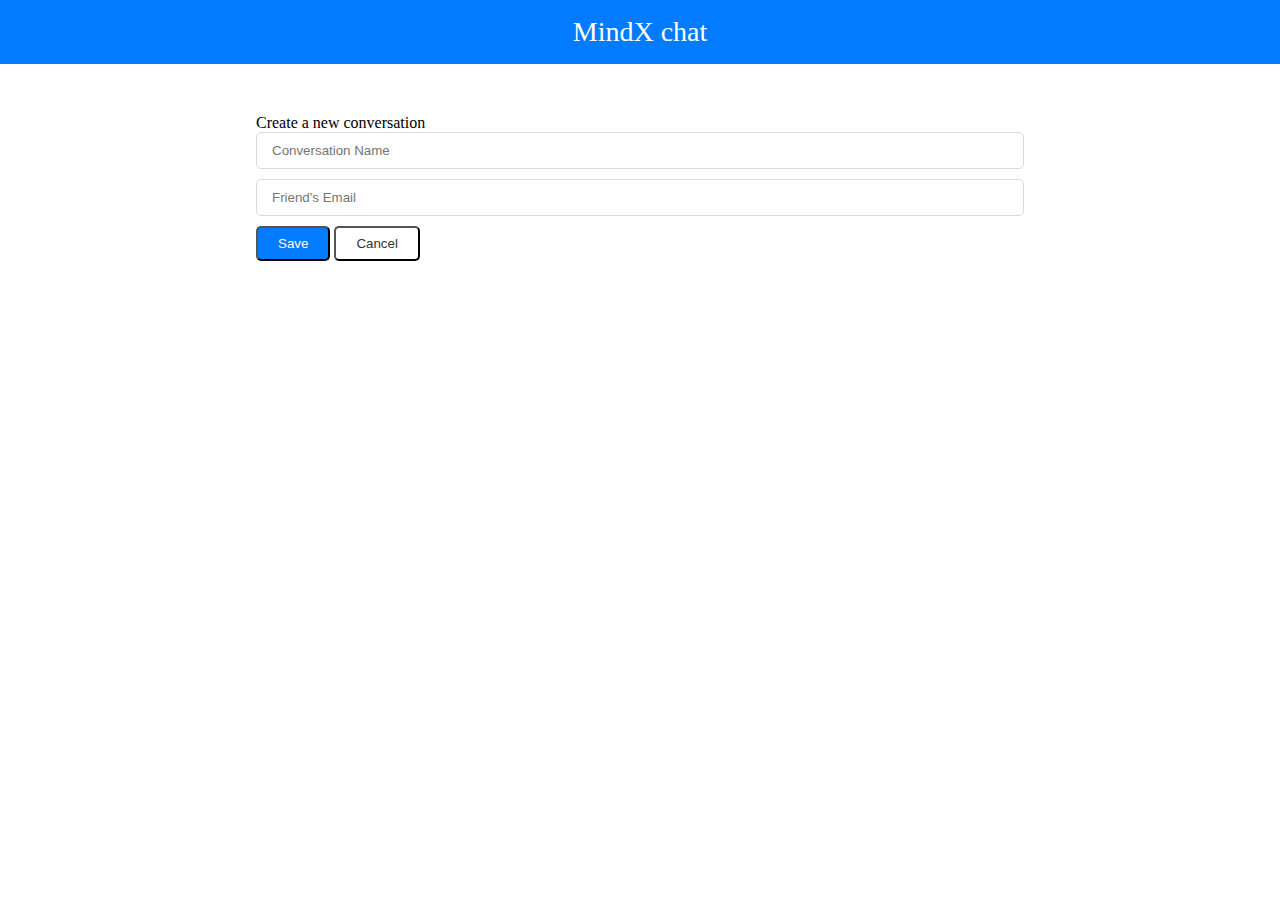
<file: html/create.html>
<!DOCTYPE html>
<html lang="en">
<head>
    <meta charset="UTF-8">
    <meta name="viewport" content="width=device-width, initial-scale=1.0">
    <title>Document</title>
    <link rel="stylesheet" href="../css/style.css">
</head>
<body>
    <div class="create-conversation-container">
        <div class="header">
            MindX chat
        </div>
        <div class="main" style="padding: 50px 20%">
            <form id="create-conversation-form">
                <div>
                    Create a new conversation
                </div>
                <div class="input-wrapper">
                    <input type="text" placeholder="Conversation Name" name="conversationTitle">
                    <div class="error" id="conversation-name-error">
                    </div>
                </div>
                <div class="input-wrapper">
                    <input type="text" placeholder="Friend's Email" name="conversationEmail">
                    <div class="error" id="conversation-email-error">
                    </div>
                </div>
                <button type="submit" class="btn">Save</button>
                <button type="submit" class="btn btn-light">Cancel</button>
            </form>
        </div>

    </div>
</body>
</html>
</file>
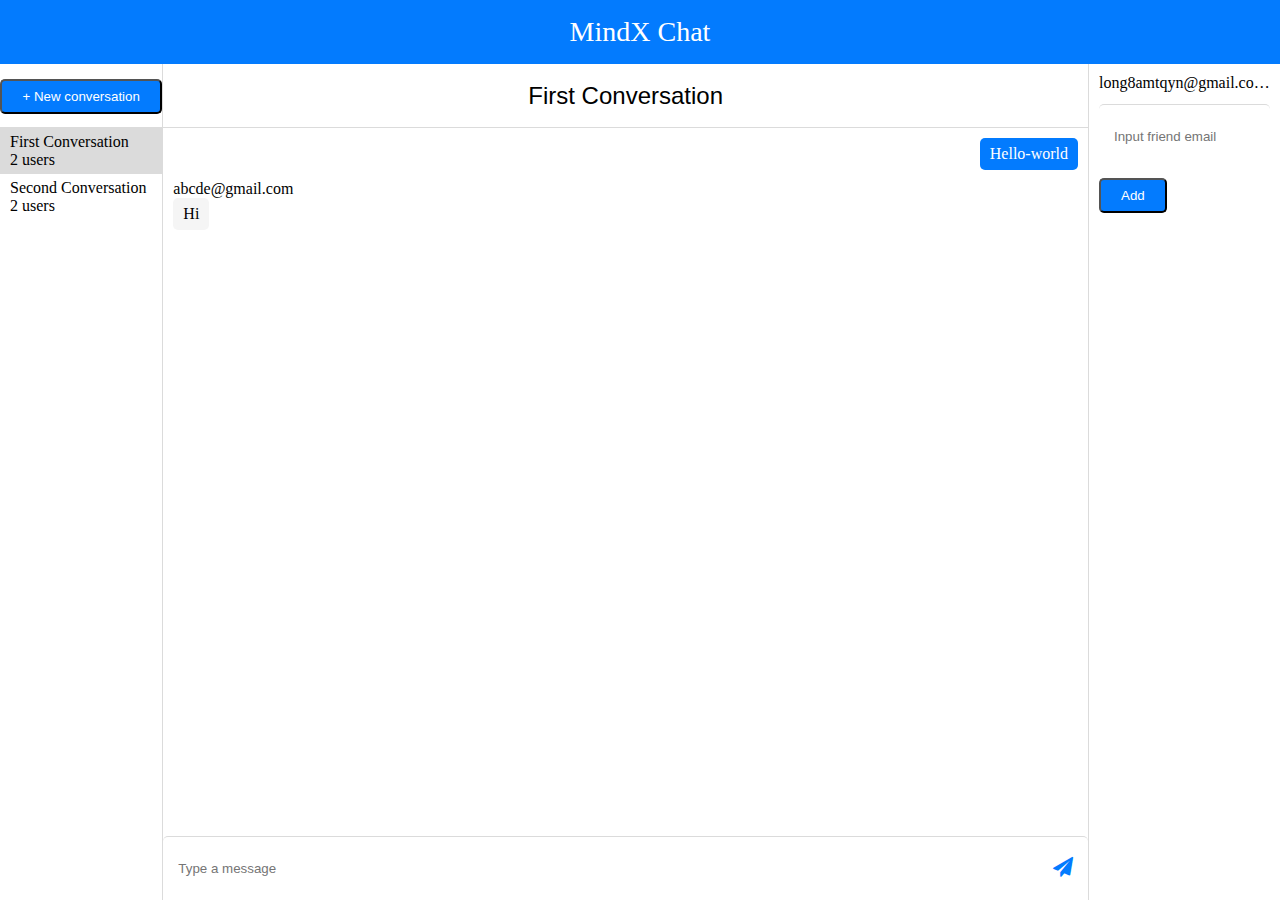
<file: html/temp.html>
<!DOCTYPE html>
<html lang="en">

<head>
    <meta charset="UTF-8">
    <meta name="viewport" content="width=device-width, initial-scale=1.0">
    <title>Document</title>
    <link rel="stylesheet" href="../css/style.css">
    <link rel="stylesheet" href="../css/login.css">
    <link rel="stylesheet" href="../css/chat.css">
    <link rel="stylesheet" href="https://cdnjs.cloudflare.com/ajax/libs/font-awesome/4.7.0/css/font-awesome.min.css">
</head>

<body>
    <div class="chat-container">
        <div class="header">
            MindX Chat
        </div>
        <div class="main">
            <div class="aside-left">
                <div class="create-conversation">
                    <button class="btn">+ New conversation</button>
                </div>
                <div class="list-conversations">
                    <div class="conversation current cursor-pointer">
                        <div class="conversation-title">First Conversation</div>
                        <div class="conversation-num-user">2 users</div>
                    </div>
                    <div class="conversation cursor-pointer">
                        <div class="conversation-title">Second Conversation</div>
                        <div class="conversation-num-user">2 users</div>
                    </div>
                </div>
            </div>
            <div class="conversation-detail">
                <div class="conversation-header">
                    First Conversation
                </div>
                <div class="list-messages">
                    <div class="message-container mine">
                        <div class="content">
                            Hello-world
                        </div>
                    </div>
                    <div class="message-container their">
                        <div class="owner">
                            abcde@gmail.com
                        </div>
                        <div class="content">
                            Hi 
                        </div>
                    </div>

                </div>
                <form id="send-message-form">
                    <div class="input-wrapper">
                        <input type="text" name="message" placeholder="Type a message">
                    </div>
                    <button type="submit"><i class="fa fa-paper-plane" aria-hidden="true"></i>
                    </button>
                </form>
            </div>
            <div class="aside-right">
                <div class="list-user">
                    <div class="user">
                        long8amtqyn@gmail.commmmmmmmasdasd
                    </div>
                </div>
                    <form id="add-user-form">
                        <div class="input-wrapper">
                            <input type="text" placeholder="Input friend email" name="email">
                            <div class="error" id="add-user-email-error"></div>
                        </div>
                        <button class="btn" type="submit">Add</button>
                    </form>

            </div>
        </div>
    </div>
</body>

</html>
</file>
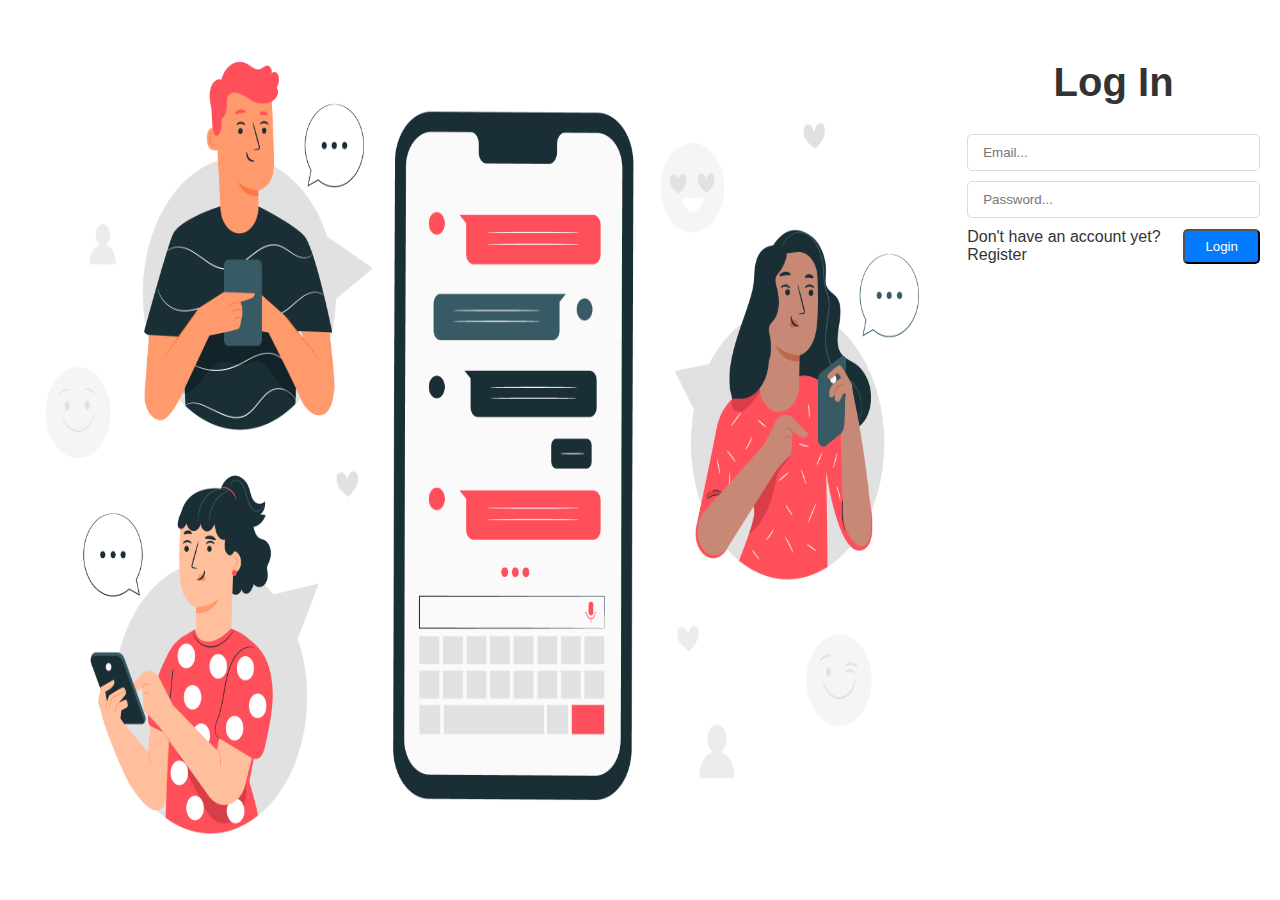
<file: html/temp_login.html>
<!DOCTYPE html>
<html lang="en">
<head>
    <meta charset="UTF-8">
    <meta name="viewport" content="width=device-width, initial-scale=1.0">
    <title>Log In</title>
    <link rel="stylesheet" href="../css/style.css">
    <link rel="stylesheet" href="../css/login.css">
    <link rel="stylesheet" href="../css/register.css">
</head>
<body>
    <div class="login-container">
        <div class="aside-right">
            <div class="header">
                <h3>Log In</h3>
            </div>
        <form id="login-form" action="">
            <div class="input-wrapper">
                <input type="text" name="email" placeholder="Email...">
                <div class="error" id="email-error"></div>
            </div>
            <div class="input-wrapper">
                <input type="password" name="password" placeholder="Password...">
                <div class="error" id="password-error"></div>
            </div>
            <div class="form-action">
                <span id="reminder">Don't have an account yet? <a onclick="goToRegister()">Register</a></span>
                
                
                <button class="btn" type="submit">Login</button>
            </div>
        </form> 
        </div>
    </div>
    
</body>
</html>
</file>
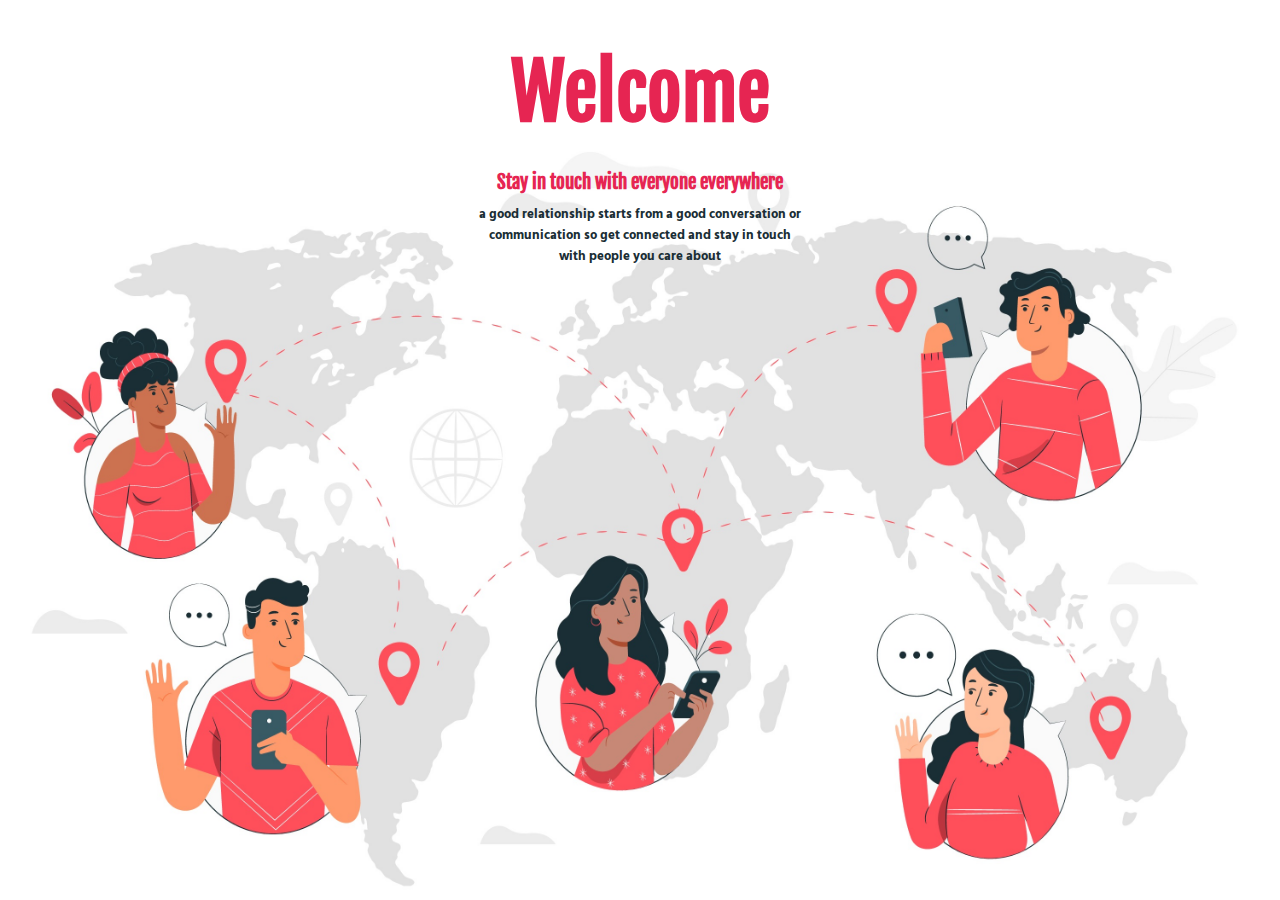
<file: html/welcome.html>
<!DOCTYPE html>
<html lang="en">
<head>
    <meta charset="UTF-8">
    <meta name="viewport" content="width=device-width, initial-scale=1.0">
    <title>Welcome</title>
    <link rel="stylesheet" href="../css/welcome.css">
    <link rel="stylesheet" href="../css/style.css">
    <link href="https://fonts.googleapis.com/css2?family=Fjalla+One&display=swap" rel="stylesheet">
    <link href="https://fonts.googleapis.com/css2?family=Fjalla+One&family=Hind&display=swap" rel="stylesheet">


</head>
<body>
    <div class="welcome-container">
        <div class="welcome-user">
            <h2>Welcome</h2>
        </div>
        <div class="welcome-slogan">
            <h3>Stay in touch with everyone everywhere</h3>
            <h5>a good relationship starts from a good conversation or<br> communication so get connected and stay in touch <br> with people you care about</h5>
        </div>
    </div>

</body>
</html>
</file>
<file: css/style.css>
*{
    padding: 0;
    margin: 0;
    box-sizing: border-box;
}
.input-wrapper input{
    border: 1px solid #dbdbdb;
    padding:10px 15px; 
    border-radius: 5px;
    width: 100%;
    outline: none;
}
.input-wrapper {
    margin-bottom: 10px;
}
.btn {
    padding: 8px 20px;
    color: #ffffff; 
    background-color: #037BFE;
    border-radius: 5px;
    cursor: pointer;
}
.error { 
    color: #ff0000;
}
#redirect-to-login{
    cursor: pointer;
}
#redirect-to-register{
    cursor: pointer;
}
.header{
    text-align: center;
    height: 64px; 
    line-height: 64px;
    color: #ffffff;
    background-color: #037BFE;
    font-size: 28px; 
}
.btn-light{
    background: none; 
    color: #333; 
     
}
.aside-right .header {
    background-color: #ffffff;
}
</file>
<file: css/login.css>
.login-container {
    background-image: url(../images/register-background\ \(6\).jpg);
    background-size: 75% 100%;
    display: flex;
    justify-content: flex-end;
}
.login-container .aside-right{
    height: 100vh;
    background-color: #fff;
    width: 26%;
}
.login-container .aside-right .header h3{
    font-family: Arial, Helvetica, sans-serif;
    font-size: 40px;
    text-align: center; 
    margin-top: 50px;
    color: #333; 
}
#login-form{
    padding: 20px; 
}
.form-action {
    display: flex; 
    justify-content: space-between; 
    align-items: center;
}
#reminder {
    font-family: Arial, Helvetica, sans-serif;
    color: #333;
}
</file>
<file: css/chat.css>
.header{
    text-align: center;
    height: 64px; 
    line-height: 64px;
    color: #ffffff;
    background-color: #037BFE;
    font-size: 28px; 
}
.conversation-header {
    text-align: center; 
    line-height: 64px; 
    height: 64px; 
    font-size: 24px;
    font-family: Arial, Helvetica, sans-serif;
    border-bottom: 1px solid #dbdbdb;
}
.chat-container {
    height: 100vh; 

}

.chat-container .main{
    height: calc(100% - 64px);
    display: flex; 
}
.chat-container .main .conversation-detail{
    display: flex;
    flex-direction: column;
    height: 100%; 
    width: 85%; 

}
.conversation-detail .list-messages{
    flex-grow: 1;
}
.input-wrapper input{
    border: none;
    border-top: 1px solid #dbdbdb;
    height: 64px;
}
#send-message-form{
    position:relative; 
}
#send-message-form button{
    position: absolute;
    right: 15px; 
    top: 20px; 
    background: none;
    border: none;
    color: #037BFE;
    font-size: 20px;
}
#send-message-form .input-wrapper{
    margin-bottom: 0px; 
}
.chat-container .message-container{
    margin: 10px;
}
.chat-container .list-messages{
    overflow-y:auto;

}

.chat-container .message-container .content{
    padding: 7px 10px; 
    border-radius: 5px;
    max-width: 40%;
    width: max-content;
    word-break: break-all;
}
.chat-container .message-container.their .content{
    background: whitesmoke; 
}
.chat-container .message-container.mine .content{
    background: #037BFE;
    color: white; 
}
.chat-container .message-container.mine{
    display: flex; 
    justify-content: flex-end;
}
.chat-container .aside-left{
    width: 15%;
    height: 100%; 
    border-right: 1px solid #dbdbdb 
}
.chat-container .create-conversation{
    height: 64px; 
    border-bottom: 1px solid #dbdbdb;
    text-align: center;
    line-height: 64px; 
}
.chat-container .list-conversations .conversation{
    padding: 5px 10px; 
}
.chat-container .list-conversations .conversation.current{
    background-color: #dbdbdb; 
}
.chat-container .aside-right{
    padding: 10px;
    border-left: 1px solid #dbdbdb; 
    width: 15%; 
}
.chat-container .aside-right .user{
    overflow: hidden;
    text-overflow: ellipsis;
}
.chat-container #add-user-form{
    margin-top: 12px; 
}
</file>
<file: css/register.css>
.register-container{
    background: url(../images/register-background\ \(5\).jpg);
    background-size: 75% 100%;
    display: flex;
    justify-content: flex-end; 
}
.register-container .aside-right{
    height: 100vh;
    background-color: #fff;
    width: 26%;
}
.register-container .aside-right .header h3{
    font-family: Arial, Helvetica, sans-serif;
    font-size: 40px;
    text-align: center; 
    margin-top: 50px;
    color: #333; 
}
.register-container .input-name-wrapper{
    display: flex; 
    justify-content: space-between;
}

#register-form{
    padding: 20px; 
}
.register-container .input-name-wrapper .input-wrapper{
    width: 48%;
}
.form-action {
    display: flex; 
    justify-content: space-between; 
    align-items: center;
}
</file>
<file: css/welcome.css>
.welcome-container{
    background: url(../images/3227422.jpg);
    height: 100vh; 
    background-repeat: no-repeat;
    background-size: 100% 100%;


}
.welcome-user {
    font-family: 'Fjalla One', sans-serif;
    font-size: 50px;
    color: #e62552;
    padding-top: 45px;
    text-align: center;
    opacity: 1 !important;
}
.welcome-slogan{
    font-family: 'Fjalla One', sans-serif;
    color: #e62552;
    padding: 30px;
    text-align: center;
    opacity: 100% !important;

}
.welcome-slogan h5{
    padding: 10px;
    font-family: 'Hind', sans-serif; 
    color: #1a2e35;
}
</file>
